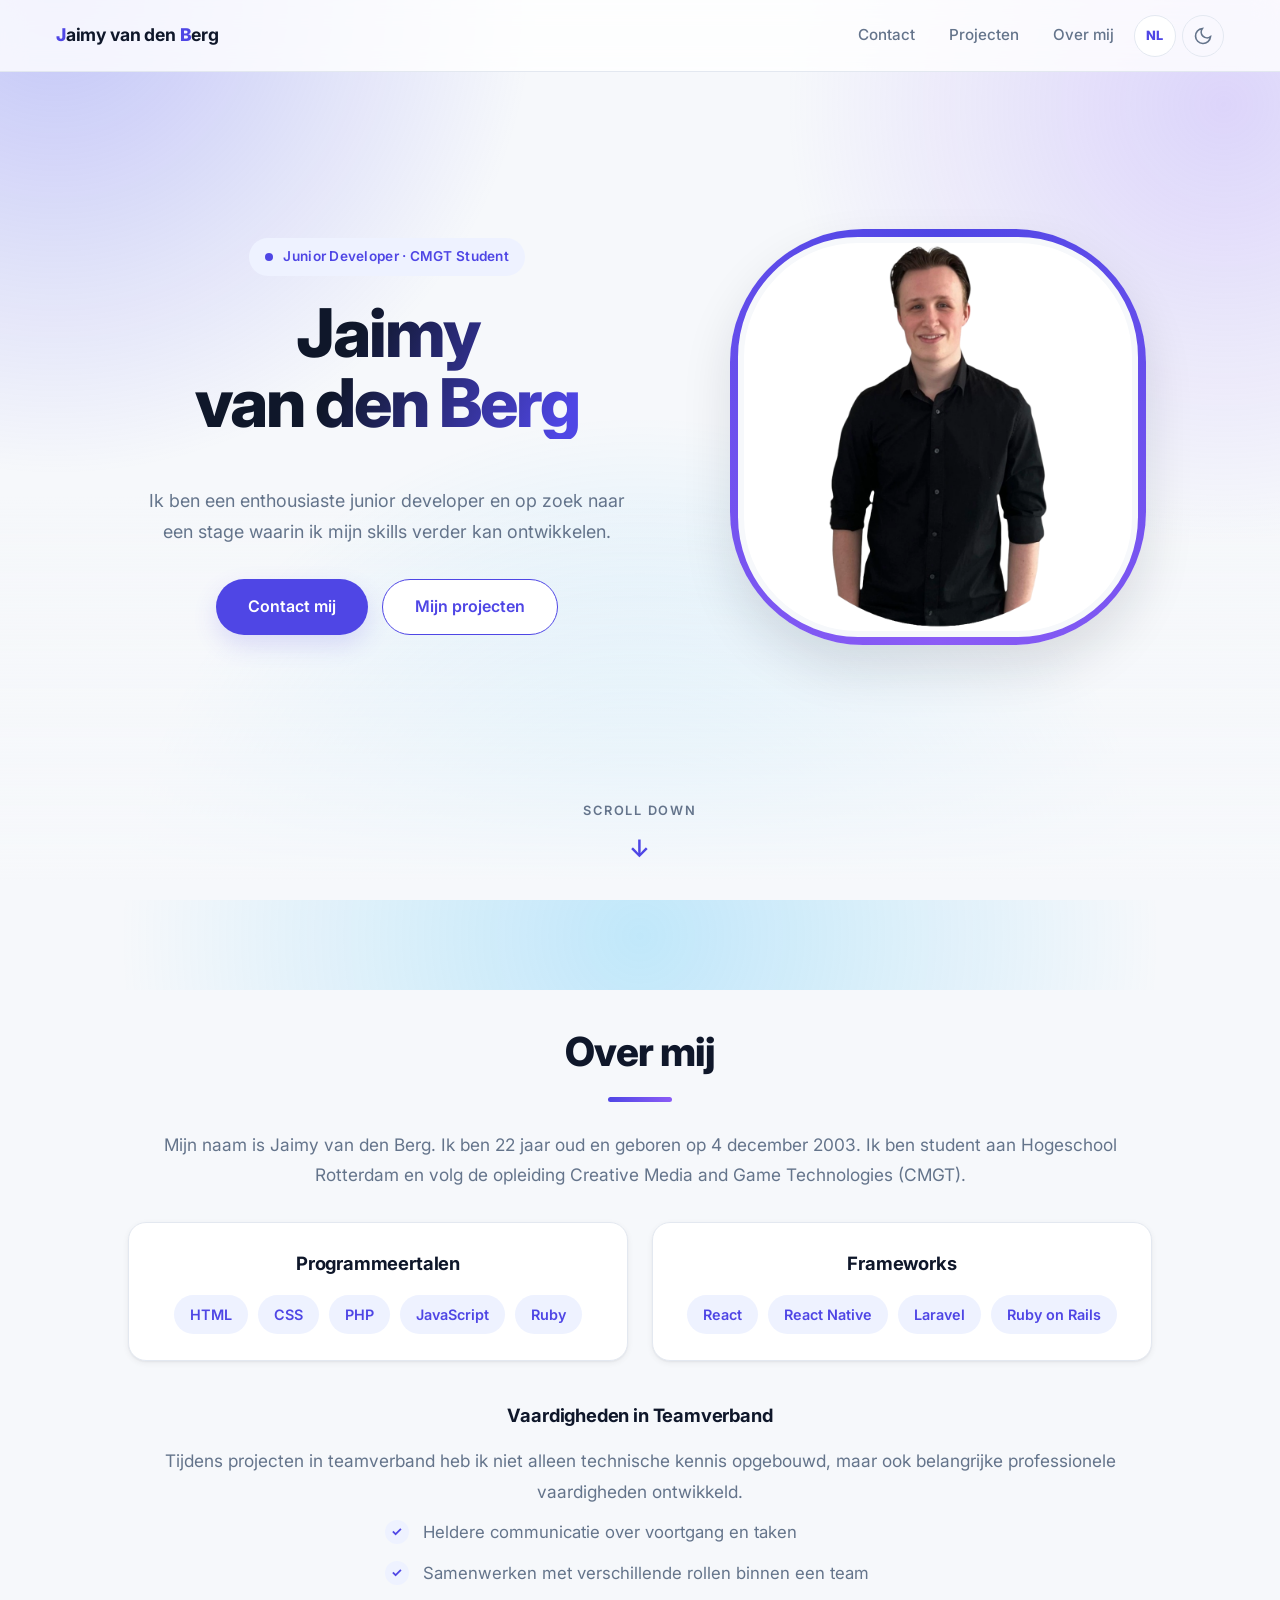
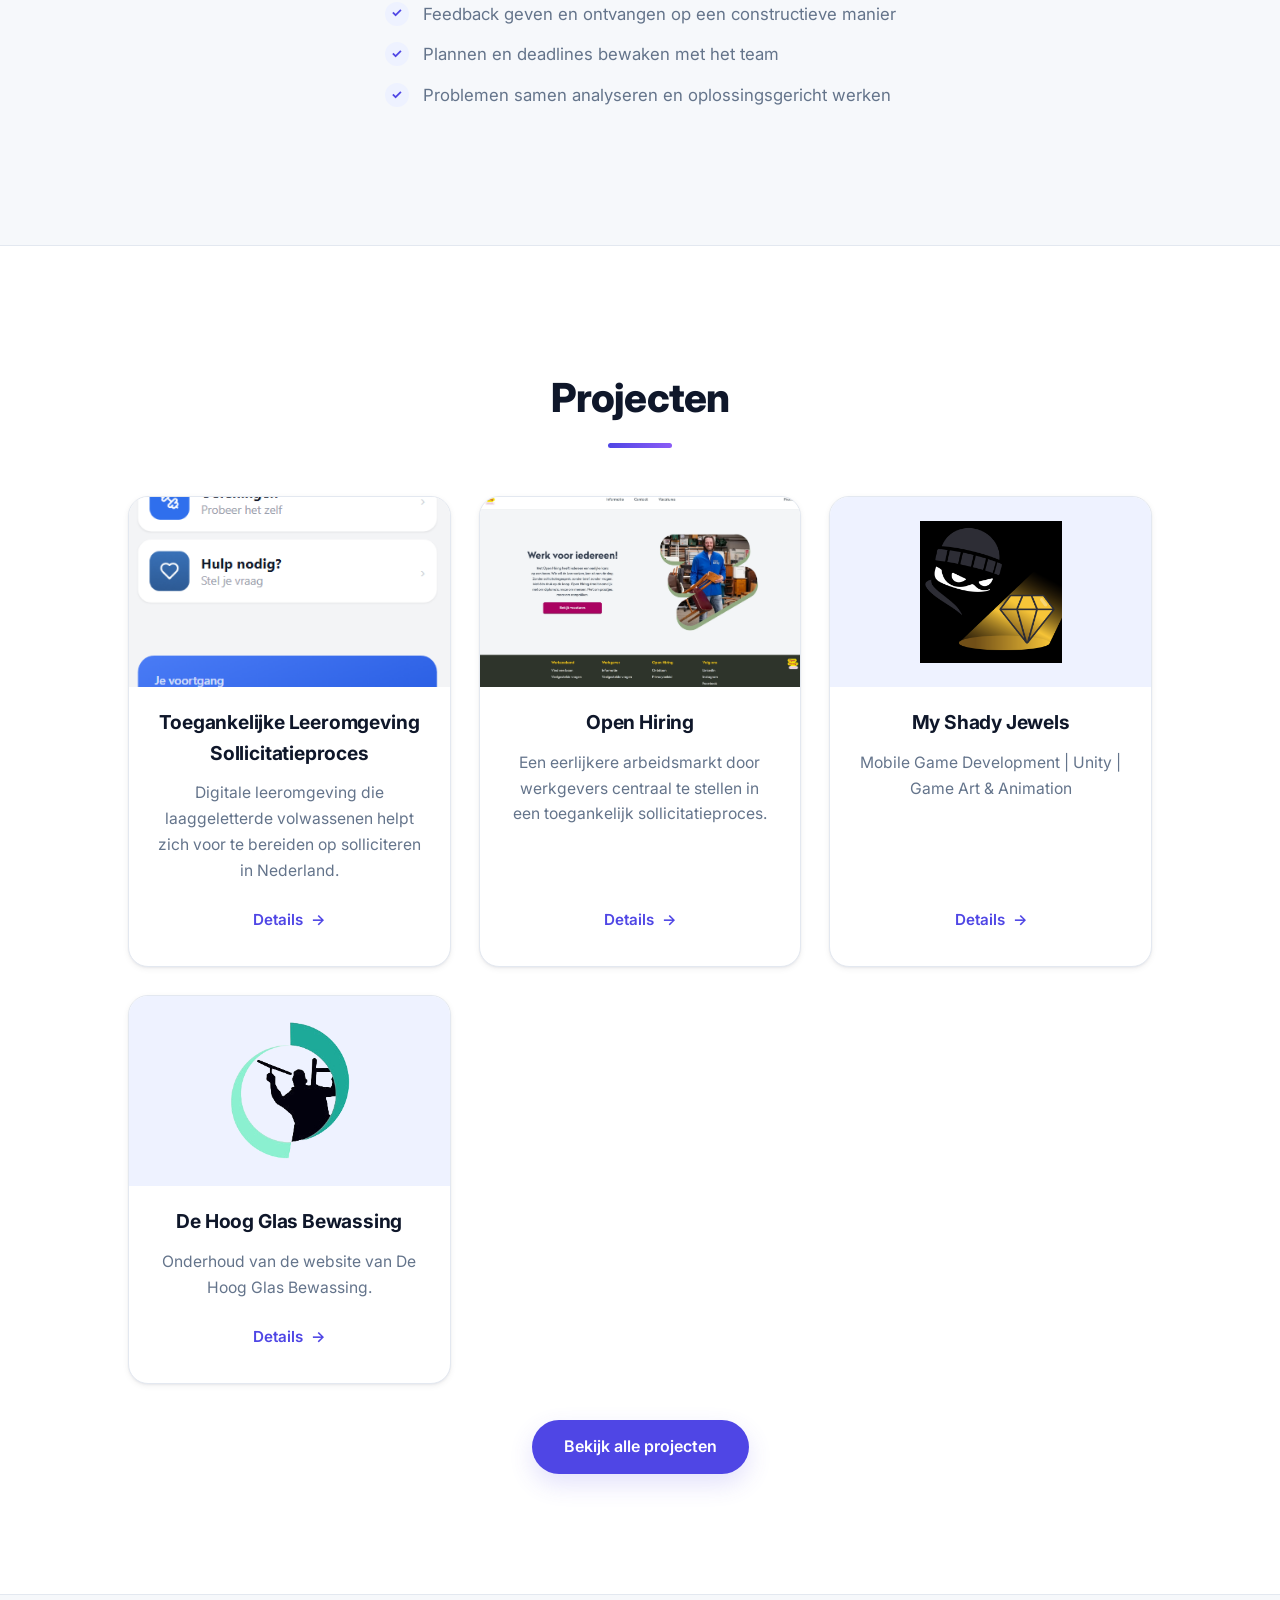
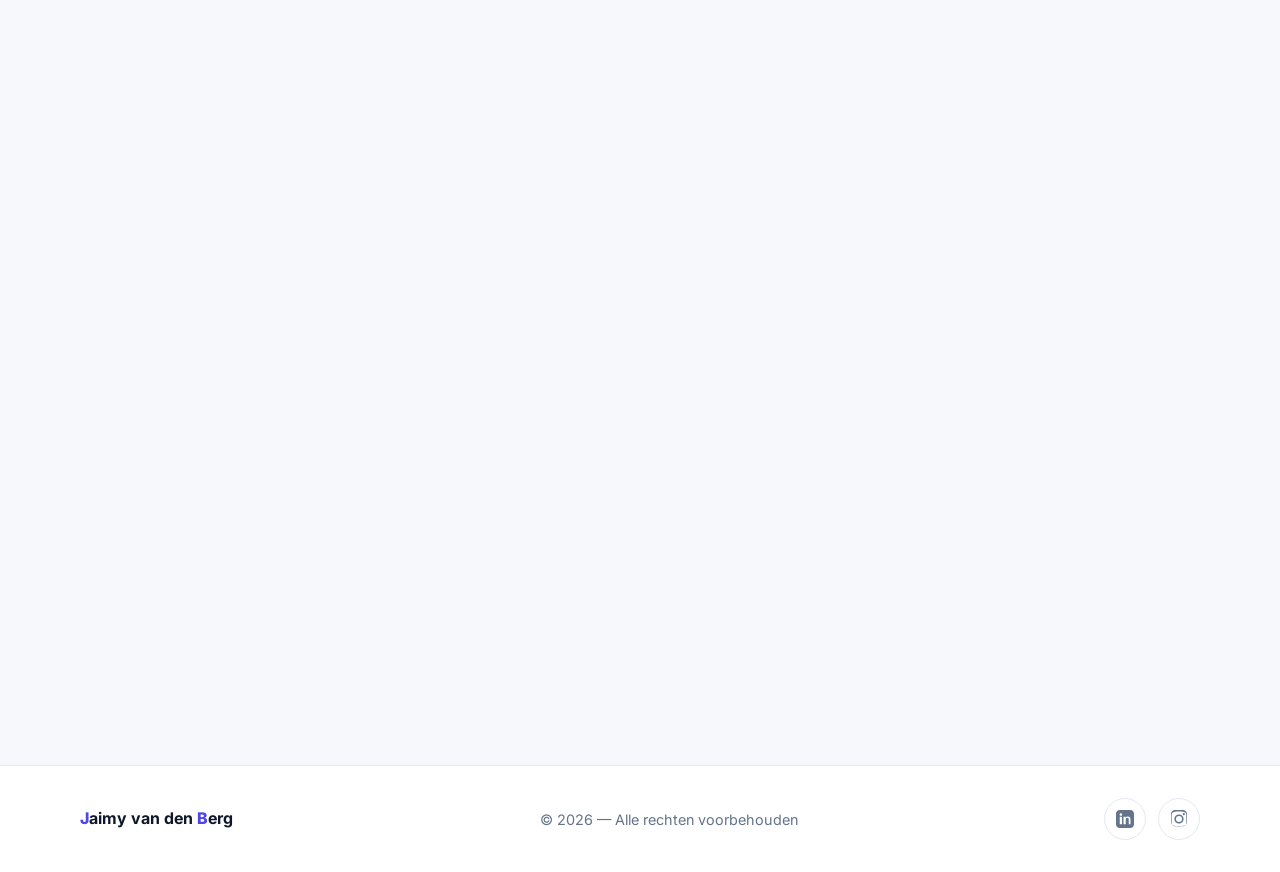
<file: index.html>
<!DOCTYPE html>
<html lang="nl">
<head>
    <meta charset="UTF-8">
    <meta name="viewport" content="width=device-width, initial-scale=1.0">
    <title>Jaimy van den Berg - Portfolio</title>
    <link rel="stylesheet" href="style/style.css">
</head>
<body data-page="home">
    <header>
        <div class="site-title">
            <span class="neon-char">J</span>aimy van den <span class="neon-char">B</span>erg
        </div>
        <button class="menu-toggle" aria-label="Menu openen" data-i18n-aria-label="menu.open" aria-controls="primary-nav" aria-expanded="false">
            <span></span>
            <span></span>
            <span></span>
        </button>
        <nav id="primary-nav">
            <ul>
                <li><a href="#contact" data-i18n="nav.contact">Contact</a></li>
                <li><a href="#projecten" data-i18n="nav.projects">Projecten</a></li>
                <li><a href="#over-mij" data-i18n="nav.about">Over mij</a></li>
                <li class="language-menu-item">
                    <button type="button" class="language-toggle" aria-label="Select language" data-i18n-aria-label="language.aria" aria-haspopup="true" aria-expanded="false" aria-controls="language-options">
                        <span class="current-language-code" aria-hidden="true">NL</span>
                    </button>
                    <ul class="language-options" id="language-options" role="menu" hidden>
                        <li role="none"><button type="button" role="menuitemradio" data-language="nl" aria-checked="true"><span class="language-code" aria-hidden="true">NL</span> Nederlands</button></li>
                        <li role="none"><button type="button" role="menuitemradio" data-language="en" aria-checked="false"><span class="language-code" aria-hidden="true">EN</span> English</button></li>
                    </ul>
                </li>
                <li>
                    <button class="theme-toggle" aria-label="Thema wijzigen" data-i18n-aria-label="theme.toggle" aria-pressed="false">
                        <svg class="sun-icon" xmlns="http://www.w3.org/2000/svg" width="24" height="24" viewBox="0 0 24 24" fill="none" stroke="currentColor" stroke-width="2" style="display: none;">
                            <circle cx="12" cy="12" r="5"></circle>
                            <line x1="12" y1="1" x2="12" y2="3"></line>
                            <line x1="12" y1="21" x2="12" y2="23"></line>
                            <line x1="4.22" y1="4.22" x2="5.64" y2="5.64"></line>
                            <line x1="18.36" y1="18.36" x2="19.78" y2="19.78"></line>
                            <line x1="1" y1="12" x2="3" y2="12"></line>
                            <line x1="21" y1="12" x2="23" y2="12"></line>
                            <line x1="4.22" y1="19.78" x2="5.64" y2="18.36"></line>
                            <line x1="18.36" y1="5.64" x2="19.78" y2="4.22"></line>
                        </svg>
                        <svg class="moon-icon" xmlns="http://www.w3.org/2000/svg" width="24" height="24" viewBox="0 0 24 24" fill="none" stroke="currentColor" stroke-width="2">
                            <path d="M21 12.79A9 9 0 1 1 11.21 3 7 7 0 0 0 21 12.79z"></path>
                        </svg>
                    </button>
                </li>
            </ul>
        </nav>
    </header>
    <div class="menu-backdrop" aria-hidden="true"></div>
    <main>
        <section class="intro">
            <div class="intro-text">
                <span class="intro-badge" data-i18n="home.badge">Junior Developer &middot; CMGT Student</span>
                <h1>Jaimy<br>van den Berg</h1>
                <br>
                <p class="intro-subtitle" data-i18n="home.subtitle">Ik ben een enthousiaste junior developer en op zoek naar een stage waarin ik mijn skills verder kan ontwikkelen.</p>
                <div class="intro-actions">
                    <a href="#contact" class="contact-btn-intro" data-i18n="home.contact">Contact mij</a>
                    <a href="#projecten" class="contact-btn-intro projects-btn-intro" data-i18n="home.myProjects">Mijn projecten</a>
                </div>
            </div>
            <div class="profile-pic">
                <div class="profile-pic-frame">
                    <img src="images/Profiel_foto.png" alt="Profielfoto Jaimy van den Berg" data-i18n-alt="home.profileAlt">
                </div>
            </div>
        </section>
        <div class="scroll-down">
            <span data-i18n="home.scroll">Scroll down</span>
            <span class="arrow">&#8595;</span>
        </div>
    </main>

    <section id="over-mij" class="about-section reveal-section" data-reveal="left">
        <h2 data-i18n="about.title">Over mij</h2>
        <p data-i18n="about.intro">
            Mijn naam is Jaimy van den Berg. Ik ben 22 jaar oud en geboren op 4 december 2003.
            Ik ben student aan Hogeschool Rotterdam en volg de opleiding Creative Media and Game Technologies (CMGT).
        </p>

        <div class="about-lists">
            <div class="about-list-block">
                <h3 data-i18n="about.languages">Programmeertalen</h3>
                <ul>
                    <li>HTML</li>
                    <li>CSS</li>
                    <li>PHP</li>
                    <li>JavaScript</li>
                    <li>Ruby</li>
                </ul>
            </div>

            <div class="about-list-block">
                <h3 data-i18n="about.frameworks">Frameworks</h3>
                <ul>
                    <li>React</li>
                    <li>React Native</li>
                    <li>Laravel</li>
                    <li>Ruby on Rails</li>
                </ul>
            </div>
        </div>

        <h3 data-i18n="about.teamSkills">Vaardigheden in Teamverband</h3>
        <p data-i18n="about.teamIntro">
            Tijdens projecten in teamverband heb ik niet alleen technische kennis opgebouwd,
            maar ook belangrijke professionele vaardigheden ontwikkeld.
        </p>
        <ul>
            <li data-i18n="about.skill1">Heldere communicatie over voortgang en taken</li>
            <li data-i18n="about.skill2">Samenwerken met verschillende rollen binnen een team</li>
            <li data-i18n="about.skill3">Feedback geven en ontvangen op een constructieve manier</li>
            <li data-i18n="about.skill4">Plannen en deadlines bewaken met het team</li>
            <li data-i18n="about.skill5">Problemen samen analyseren en oplossingsgericht werken</li>
        </ul>
    </section>

    <section id="projecten" class="about-section projects-section reveal-section" data-reveal="right">
        <h2 data-i18n="projects.title">Projecten</h2>
        <div class="projects-grid">
            <div class="project-card">
                <img class="project-card-image" src="images/Projecten/Interdiciplinair/Homescreen.PNG" alt="Startscherm van de toegankelijke leeromgeving" data-i18n-alt="projects.accessibleLearningImageAlt" loading="lazy">
                <h3>Toegankelijke Leeromgeving Sollicitatieproces</h3>
                <p>Digitale leeromgeving die laaggeletterde volwassenen helpt zich voor te bereiden op solliciteren in Nederland.</p>
                <a class="project-details-btn project-trigger" href="project.html?project=accessible-learning">Details</a>
            </div>
            <div class="project-card">
                <img class="project-card-image" src="images/Projecten/OpenHiring/OpenHiring1.webp" alt="Open Hiring projectafbeelding" data-i18n-alt="projects.openHiringImageAlt" loading="lazy">
                <h3>Open Hiring</h3>
                <p>Een eerlijkere arbeidsmarkt door werkgevers centraal te stellen in een toegankelijk sollicitatieproces.</p>
                <a class="project-details-btn project-trigger" href="project.html?project=open-hiring">Details</a>
            </div>
            <div class="project-card">
                <img class="project-card-image project-card-logo" src="images/Projecten/MJS/Logo.png" alt="Logo van My Shady Jewels" data-i18n-alt="projects.mjsLogoAlt" loading="lazy">
                <h3>My Shady Jewels</h3>
                <p>Mobile Game Development | Unity | Game Art &amp; Animation</p>
                <a class="project-details-btn project-trigger" href="project.html?project=my-shady-jewels">Details</a>
            </div>
            <div class="project-card">
                <img class="project-card-image project-card-logo" src="images/Projecten/DeHoog/logo-m.png" alt="Logo van De Hoog Glas Bewassing" data-i18n-alt="projects.deHoogLogoAlt" loading="lazy">
                <h3>De Hoog Glas Bewassing</h3>
                <p>Onderhoud van de website van De Hoog Glas Bewassing.</p>
                <a class="project-details-btn project-trigger" href="project.html?project=de-hoog-glas-bewassing">Details</a>
            </div>
        </div>
        <a href="projecten.html" class="contact-btn-intro all-projects-btn" data-i18n="projects.all">Bekijk alle projecten</a>
    </section>

    <section id="contact" class="about-section contact-section reveal-section" data-reveal="left">
        <h2 data-i18n="contact.title">Contact</h2>
        <p class="contact-intro" data-i18n="contact.intro">Stuur mij een bericht en ik neem zo snel mogelijk contact op.</p>
        <form class="contact-form" action="https://formsubmit.co/jaimyvdb03@gmail.com" method="POST">
            <input type="hidden" name="_subject" value="Nieuw bericht via mijn portfolio" data-i18n-value="contact.subject">
            <input type="hidden" name="_captcha" value="true">
            <input type="text" name="_honey" class="form-honeypot" tabindex="-1" autocomplete="off" aria-hidden="true">
            <div class="form-group">
                <label for="email" data-i18n="contact.emailLabel">Jouw e-mailadres</label>
                <input type="email" id="email" name="email" placeholder="voorbeeld@email.com" data-i18n-placeholder="contact.emailPlaceholder" maxlength="254" autocomplete="email" required>
            </div>
            <div class="form-group">
                <label for="message" data-i18n="contact.messageLabel">Bericht</label>
                <textarea id="message" name="message" rows="6" placeholder="Typ hier je bericht..." data-i18n-placeholder="contact.messagePlaceholder" maxlength="5000" required></textarea>
            </div>
            <button type="submit" class="contact-btn" data-i18n="contact.submit">Versturen</button>
        </form>
    </section>

    <footer class="site-footer">
        <div class="footer-inner">
            <span class="footer-name"><span class="neon-char">J</span>aimy van den <span class="neon-char">B</span>erg</span>
            <span class="footer-copy" data-i18n="footer.copyright">&copy; 2026 &mdash; Alle rechten voorbehouden</span>
            <div class="footer-socials">
                <a href="https://www.linkedin.com/" target="_blank" rel="noopener" aria-label="LinkedIn">
                    <svg xmlns="http://www.w3.org/2000/svg" width="24" height="24" viewBox="0 0 24 24" fill="currentColor">
                        <path d="M19 0h-14c-2.76 0-5 2.24-5 5v14c0 2.76 2.24 5 5 5h14c2.76 0 5-2.24 5-5v-14c0-2.76-2.24-5-5-5zm-11 19h-3v-10h3v10zm-1.5-11.27c-.97 0-1.75-.79-1.75-1.76s.78-1.76 1.75-1.76 1.75.79 1.75 1.76-.78 1.76-1.75 1.76zm13.5 11.27h-3v-5.6c0-1.34-.03-3.07-1.87-3.07-1.87 0-2.16 1.46-2.16 2.97v5.7h-3v-10h2.88v1.36h.04c.4-.76 1.38-1.56 2.84-1.56 3.04 0 3.6 2 3.6 4.59v5.61z"/>
                    </svg>
                </a>
                <a href="https://www.instagram.com/" target="_blank" rel="noopener" aria-label="Instagram">
                    <svg xmlns="http://www.w3.org/2000/svg" width="24" height="24" viewBox="0 0 24 24" fill="currentColor">
                        <path d="M12 2.163c3.204 0 3.584.012 4.85.07 1.366.062 2.633.334 3.608 1.308.975.975 1.246 2.242 1.308 3.608.058 1.266.07 1.646.07 4.85s-.012 3.584-.07 4.85c-.062 1.366-.334 2.633-1.308 3.608-.975.975-2.242 1.246-3.608 1.308-1.266.058-1.646.07-4.85.07s-3.584-.012-4.85-.07c-1.366-.062-2.633-.334-3.608-1.308-.975-.975-1.246-2.242-1.308-3.608-.058-1.266-.07-1.646-.07-4.85s.012-3.584.07-4.85c.062-1.366.334-2.633 1.308-3.608.975-.975 2.242-1.246 3.608-1.308 1.266-.058 1.646-.07 4.85-.07zm0-2.163c-3.259 0-3.667.013-4.947.072-1.609.073-3.033.418-4.153 1.538-1.12 1.12-1.465 2.544-1.538 4.153-.059 1.28-.072 1.688-.072 4.947s.013 3.667.072 4.947c.073 1.609.418 3.033 1.538 4.153 1.12 1.12 2.544 1.465 4.153 1.538 1.28.059 1.688.072 4.947.072s3.667-.013 4.947-.072c1.609-.073 3.033-.418 4.153-1.538 1.12-1.12 1.465-2.544 1.538-4.153.059-1.28.072-1.688.072-4.947s-.013-3.667-.072-4.947c-.073-1.609-.418-3.033-1.538-4.153-1.12-1.12-2.544-1.465-4.153-1.538-1.28-.059-1.688-.072-4.947-.072zm0 5.838a6.162 6.162 0 1 0 0 12.324 6.162 6.162 0 0 0 0-12.324zm0 10.162a4 4 0 1 1 0-8 4 4 0 0 1 0 8zm6.406-11.845a1.44 1.44 0 1 0 0 2.88 1.44 1.44 0 0 0 0-2.88z"/>
                    </svg>
                </a>
            </div>
        </div>
    </footer>

    <script src="scripts/i18n.js"></script>
    <script>
        const menuToggle = document.querySelector('.menu-toggle');
        const primaryNav = document.getElementById('primary-nav');
        const menuBackdrop = document.querySelector('.menu-backdrop');

        if (menuToggle && primaryNav && menuBackdrop) {
            function closeMenu() {
                document.body.classList.remove('menu-open');
                menuToggle.setAttribute('aria-expanded', 'false');
            }

            function toggleMenu() {
                const isOpen = document.body.classList.toggle('menu-open');
                menuToggle.setAttribute('aria-expanded', isOpen ? 'true' : 'false');
            }

            menuToggle.addEventListener('click', toggleMenu);
            menuBackdrop.addEventListener('click', closeMenu);

            primaryNav.querySelectorAll('a').forEach((link) => {
                link.addEventListener('click', (event) => {
                    const hash = link.getAttribute('href');
                    if (!hash || !hash.startsWith('#')) {
                        closeMenu();
                        return;
                    }

                    const target = document.querySelector(hash);
                    if (!target) {
                        closeMenu();
                        return;
                    }

                    event.preventDefault();
                    closeMenu();
                    target.scrollIntoView({ behavior: 'smooth', block: 'start' });
                    history.replaceState(null, '', hash);
                });
            });

            window.addEventListener('resize', () => {
                if (window.innerWidth > 900) {
                    closeMenu();
                }
            });

            document.addEventListener('keydown', (event) => {
                if (event.key === 'Escape') {
                    closeMenu();
                }
            });
        }

        window.requestAnimationFrame(() => {
            document.body.classList.add('page-ready');
        });

        const revealSections = document.querySelectorAll('.reveal-section');
        if (revealSections.length > 0) {
            const revealObserver = new IntersectionObserver(
                (entries, observer) => {
                    entries.forEach((entry) => {
                        if (!entry.isIntersecting) {
                            return;
                        }

                        entry.target.classList.add('is-visible');
                        observer.unobserve(entry.target);
                    });
                },
                {
                    threshold: 0.2,
                    rootMargin: '0px 0px -40px 0px'
                }
            );

            revealSections.forEach((section) => {
                revealObserver.observe(section);
            });
        }

        // ── Theme Toggle ──────────────────────────
        const themeToggle = document.querySelector('.theme-toggle');
        const sunIcon = document.querySelector('.sun-icon');
        const moonIcon = document.querySelector('.moon-icon');
        const savedTheme = localStorage.getItem('theme') || 'light';

        // Apply saved theme on page load
        if (savedTheme === 'dark') {
            document.body.classList.add('dark-mode');
            sunIcon.style.display = 'block';
            moonIcon.style.display = 'none';
            themeToggle.setAttribute('aria-pressed', 'true');
        }

        themeToggle.addEventListener('click', () => {
            const isDarkMode = document.body.classList.toggle('dark-mode');

            if (isDarkMode) {
                localStorage.setItem('theme', 'dark');
                sunIcon.style.display = 'block';
                moonIcon.style.display = 'none';
                themeToggle.setAttribute('aria-pressed', 'true');
            } else {
                localStorage.setItem('theme', 'light');
                sunIcon.style.display = 'none';
                moonIcon.style.display = 'block';
                themeToggle.setAttribute('aria-pressed', 'false');
            }
        });

    </script>
</body>
</html>
</file>
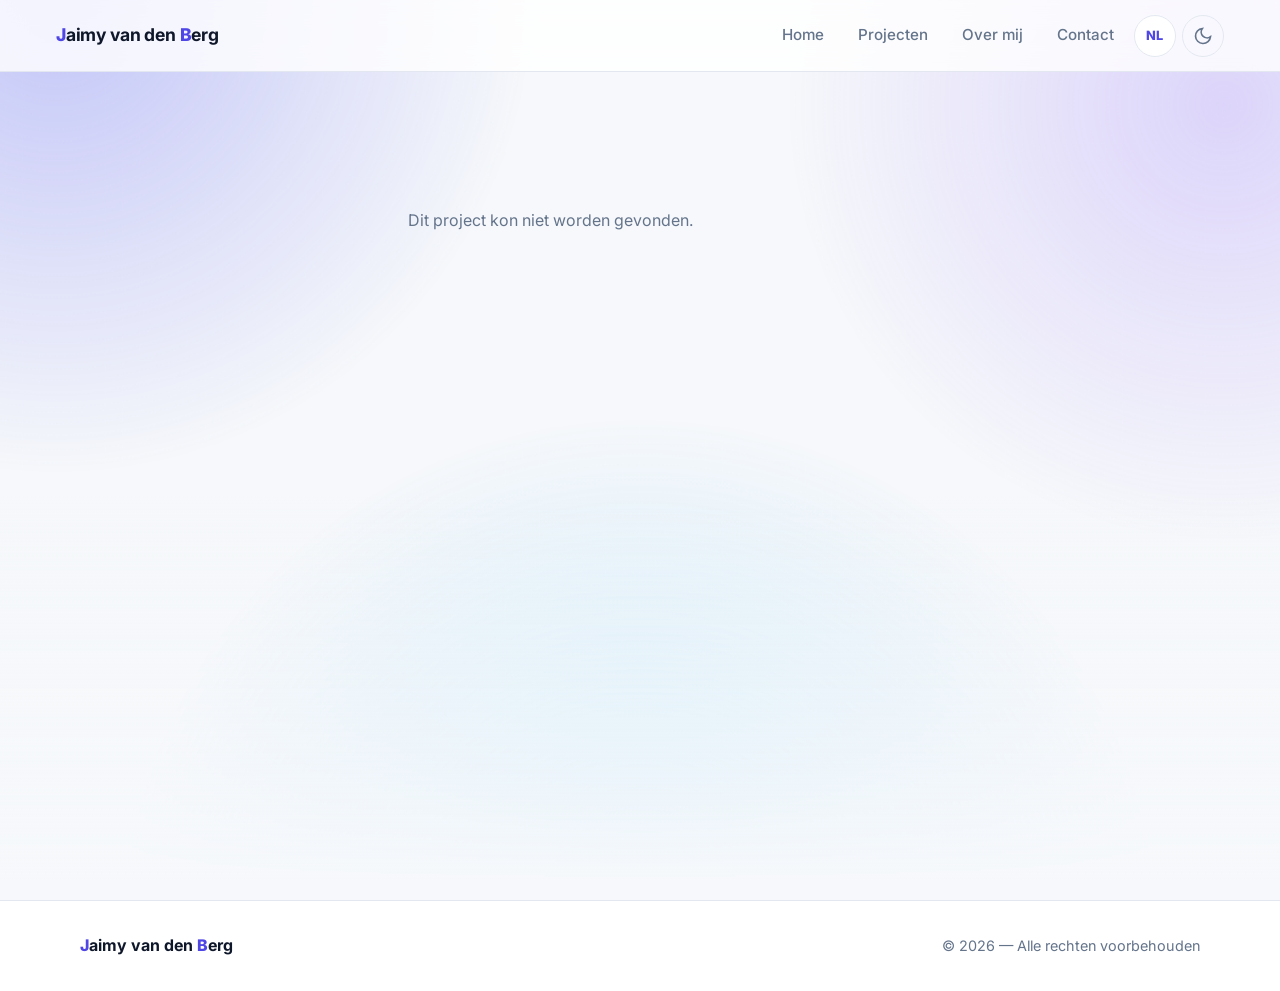
<file: project.html>
<!DOCTYPE html>
<html lang="nl">
<head>
    <meta charset="UTF-8">
    <meta name="viewport" content="width=device-width, initial-scale=1.0">
    <title>Project - Jaimy van den Berg</title>
    <link rel="stylesheet" href="style/style.css">
</head>
<body data-page="project-detail">
    <header>
        <a class="site-title site-title-link" href="index.html">
            <span class="neon-char">J</span>aimy van den <span class="neon-char">B</span>erg
        </a>
        <button class="menu-toggle" aria-label="Menu openen" data-i18n-aria-label="menu.open" aria-controls="primary-nav" aria-expanded="false">
            <span></span>
            <span></span>
            <span></span>
        </button>
        <nav id="primary-nav">
            <ul>
                <li><a href="index.html" data-i18n="nav.home">Home</a></li>
                <li><a href="projecten.html" data-i18n="nav.projects">Projecten</a></li>
                <li><a href="index.html#over-mij" data-i18n="nav.about">Over mij</a></li>
                <li><a href="index.html#contact" data-i18n="nav.contact">Contact</a></li>
                <li class="language-menu-item">
                    <button type="button" class="language-toggle" aria-label="Select language" data-i18n-aria-label="language.aria" aria-haspopup="true" aria-expanded="false" aria-controls="language-options">
                        <span class="current-language-code" aria-hidden="true">NL</span>
                    </button>
                    <ul class="language-options" id="language-options" role="menu" hidden>
                        <li role="none"><button type="button" role="menuitemradio" data-language="nl" aria-checked="true"><span class="language-code" aria-hidden="true">NL</span> Nederlands</button></li>
                        <li role="none"><button type="button" role="menuitemradio" data-language="en" aria-checked="false"><span class="language-code" aria-hidden="true">EN</span> English</button></li>
                    </ul>
                </li>
                <li>
                    <button class="theme-toggle" aria-label="Thema wijzigen" data-i18n-aria-label="theme.toggle" aria-pressed="false">
                        <svg class="sun-icon" xmlns="http://www.w3.org/2000/svg" width="24" height="24" viewBox="0 0 24 24" fill="none" stroke="currentColor" stroke-width="2" style="display: none;">
                            <circle cx="12" cy="12" r="5"></circle>
                            <line x1="12" y1="1" x2="12" y2="3"></line>
                            <line x1="12" y1="21" x2="12" y2="23"></line>
                            <line x1="4.22" y1="4.22" x2="5.64" y2="5.64"></line>
                            <line x1="18.36" y1="18.36" x2="19.78" y2="19.78"></line>
                            <line x1="1" y1="12" x2="3" y2="12"></line>
                            <line x1="21" y1="12" x2="23" y2="12"></line>
                            <line x1="4.22" y1="19.78" x2="5.64" y2="18.36"></line>
                            <line x1="18.36" y1="5.64" x2="19.78" y2="4.22"></line>
                        </svg>
                        <svg class="moon-icon" xmlns="http://www.w3.org/2000/svg" width="24" height="24" viewBox="0 0 24 24" fill="none" stroke="currentColor" stroke-width="2">
                            <path d="M21 12.79A9 9 0 1 1 11.21 3 7 7 0 0 0 21 12.79z"></path>
                        </svg>
                    </button>
                </li>
            </ul>
        </nav>
    </header>
    <div class="menu-backdrop" aria-hidden="true"></div>

    <main>
        <section class="about-section project-detail-section" id="project-detail">
            <a class="project-back-link" href="projecten.html" data-i18n="projects.backToList">Terug naar projecten</a>
            <div class="project-detail-layout" id="project-detail-layout">
                <div class="project-detail-content">
                    <h1 id="project-title"></h1>
                    <p class="project-detail-summary" id="project-summary"></p>
                    <div class="project-detail-description" id="project-description"></div>
                </div>
                <aside class="project-detail-trailer" id="project-trailer" hidden></aside>
            </div>
            <div class="project-detail-gallery" id="project-gallery" aria-label="Projectafbeeldingen" data-i18n-aria-label="projects.imageGallery"></div>
            <a class="project-detail-external-link" id="project-external-link" target="_blank" rel="noopener" hidden data-i18n="modal.github">Bekijk op GitHub</a>
        </section>
        <p class="about-section project-not-found" id="project-not-found" role="status" hidden data-i18n="projects.notFound">Dit project kon niet worden gevonden.</p>
    </main>

    <dialog class="image-viewer" id="image-viewer" aria-label="Vergrote projectafbeelding" data-i18n-aria-label="projects.imageViewer">
        <button type="button" class="image-viewer-close" aria-label="Sluiten" data-i18n-aria-label="modal.close">&times;</button>
        <img id="image-viewer-image" alt="">
    </dialog>

    <footer class="site-footer">
        <div class="footer-inner">
            <span class="footer-name"><span class="neon-char">J</span>aimy van den <span class="neon-char">B</span>erg</span>
            <span class="footer-copy" data-i18n="footer.copyright">&copy; 2026 &mdash; Alle rechten voorbehouden</span>
        </div>
    </footer>

    <script src="scripts/i18n.js"></script>
    <script>
        const projectId = new URLSearchParams(window.location.search).get('project');
        const projectDetail = document.getElementById('project-detail');
        const projectNotFound = document.getElementById('project-not-found');
        const projectTitle = document.getElementById('project-title');
        const projectSummary = document.getElementById('project-summary');
        const projectDescription = document.getElementById('project-description');
        const projectDetailLayout = document.getElementById('project-detail-layout');
        const projectTrailer = document.getElementById('project-trailer');
        const projectGallery = document.getElementById('project-gallery');
        const projectExternalLink = document.getElementById('project-external-link');
        const imageViewer = document.getElementById('image-viewer');
        const imageViewerImage = document.getElementById('image-viewer-image');
        const imageViewerClose = document.querySelector('.image-viewer-close');

        // Een blok met een korte eerste regel zonder leesteken is een onderwerpkop.
        function renderDetails(text) {
            const nodes = [];
            text.split(/\n\s*\n/).forEach((block) => {
                const lines = block.split('\n').map((line) => line.trim()).filter(Boolean);
                if (lines.length > 1 && lines[0].length <= 40 && !/[.:!?]$/.test(lines[0])) {
                    const heading = document.createElement('h3');
                    heading.className = 'project-topic';
                    heading.textContent = lines.shift();
                    nodes.push(heading);
                }

                let list = null;
                lines.forEach((line) => {
                    if (line.startsWith('- ')) {
                        if (!list) {
                            list = document.createElement('ul');
                            nodes.push(list);
                        }
                        const item = document.createElement('li');
                        item.textContent = line.slice(2);
                        list.append(item);
                    } else {
                        list = null;
                        const paragraph = document.createElement('p');
                        paragraph.textContent = line;
                        nodes.push(paragraph);
                    }
                });
            });
            return nodes;
        }

        function renderProject() {
            const project = window.portfolioI18n.getProject(projectId);
            projectDetail.hidden = !project;
            projectNotFound.hidden = Boolean(project);

            if (!project) {
                return;
            }

            projectTitle.textContent = project.title;
            projectSummary.textContent = project.description;
            projectDescription.replaceChildren(...renderDetails(project.details));
            projectTrailer.replaceChildren();
            projectTrailer.hidden = !project.trailer;
            projectDetailLayout.classList.toggle('has-trailer', Boolean(project.trailer));
            if (project.trailer) {
                const trailer = document.createElement('iframe');
                trailer.src = project.trailer;
                trailer.title = `${project.title} trailer`;
                trailer.allow = 'accelerometer; autoplay; clipboard-write; encrypted-media; gyroscope; picture-in-picture; web-share';
                trailer.allowFullscreen = true;
                trailer.setAttribute('aria-label', `${project.title} trailer`);
                projectTrailer.append(trailer);
            }

            projectGallery.replaceChildren(...project.images.map((src, index) => {
                const button = document.createElement('button');
                button.type = 'button';
                button.className = 'project-image-button';
                const imageAlt = `${project.imageAltPrefix} ${index + 1}`;
                button.setAttribute('aria-label', `${imageAlt} - ${project.enlargeImageLabel}`);

                const image = document.createElement('img');
                image.src = src;
                image.alt = imageAlt;
                image.loading = 'lazy';
                image.decoding = 'async';
                button.append(image);
                button.addEventListener('click', () => {
                    imageViewerImage.src = src;
                    imageViewerImage.alt = imageAlt;
                    imageViewer.showModal();
                });
                return button;
            }));
            projectGallery.hidden = project.images.length === 0;
            projectExternalLink.href = project.url || '#';
            projectExternalLink.textContent = project.externalLinkLabel;
            projectExternalLink.hidden = !project.url;
            document.title = `${project.title} - Jaimy van den Berg`;
        }

        renderProject();
        window.addEventListener('portfolio:languagechange', renderProject);
        imageViewerClose.addEventListener('click', () => imageViewer.close());
        imageViewer.addEventListener('click', (event) => {
            if (event.target === imageViewer) {
                imageViewer.close();
            }
        });
        imageViewer.addEventListener('keydown', (event) => {
            if (event.key === 'Escape') {
                imageViewer.close();
            }
        });

        const menuToggle = document.querySelector('.menu-toggle');
        const primaryNav = document.getElementById('primary-nav');
        const menuBackdrop = document.querySelector('.menu-backdrop');
        const themeToggle = document.querySelector('.theme-toggle');
        const sunIcon = document.querySelector('.sun-icon');
        const moonIcon = document.querySelector('.moon-icon');

        function closeMenu() {
            document.body.classList.remove('menu-open');
            menuToggle.setAttribute('aria-expanded', 'false');
        }

        menuToggle.addEventListener('click', () => {
            const isOpen = document.body.classList.toggle('menu-open');
            menuToggle.setAttribute('aria-expanded', isOpen ? 'true' : 'false');
        });
        menuBackdrop.addEventListener('click', closeMenu);
        primaryNav.querySelectorAll('a').forEach((link) => link.addEventListener('click', closeMenu));
        window.addEventListener('resize', () => {
            if (window.innerWidth > 900) {
                closeMenu();
            }
        });
        document.addEventListener('keydown', (event) => {
            if (event.key === 'Escape') {
                closeMenu();
            }
        });

        function applyTheme(isDarkMode) {
            document.body.classList.toggle('dark-mode', isDarkMode);
            sunIcon.style.display = isDarkMode ? 'block' : 'none';
            moonIcon.style.display = isDarkMode ? 'none' : 'block';
            themeToggle.setAttribute('aria-pressed', isDarkMode ? 'true' : 'false');
        }

        applyTheme(localStorage.getItem('theme') === 'dark');
        themeToggle.addEventListener('click', () => {
            const isDarkMode = !document.body.classList.contains('dark-mode');
            localStorage.setItem('theme', isDarkMode ? 'dark' : 'light');
            applyTheme(isDarkMode);
        });
    </script>
</body>
</html>
</file>
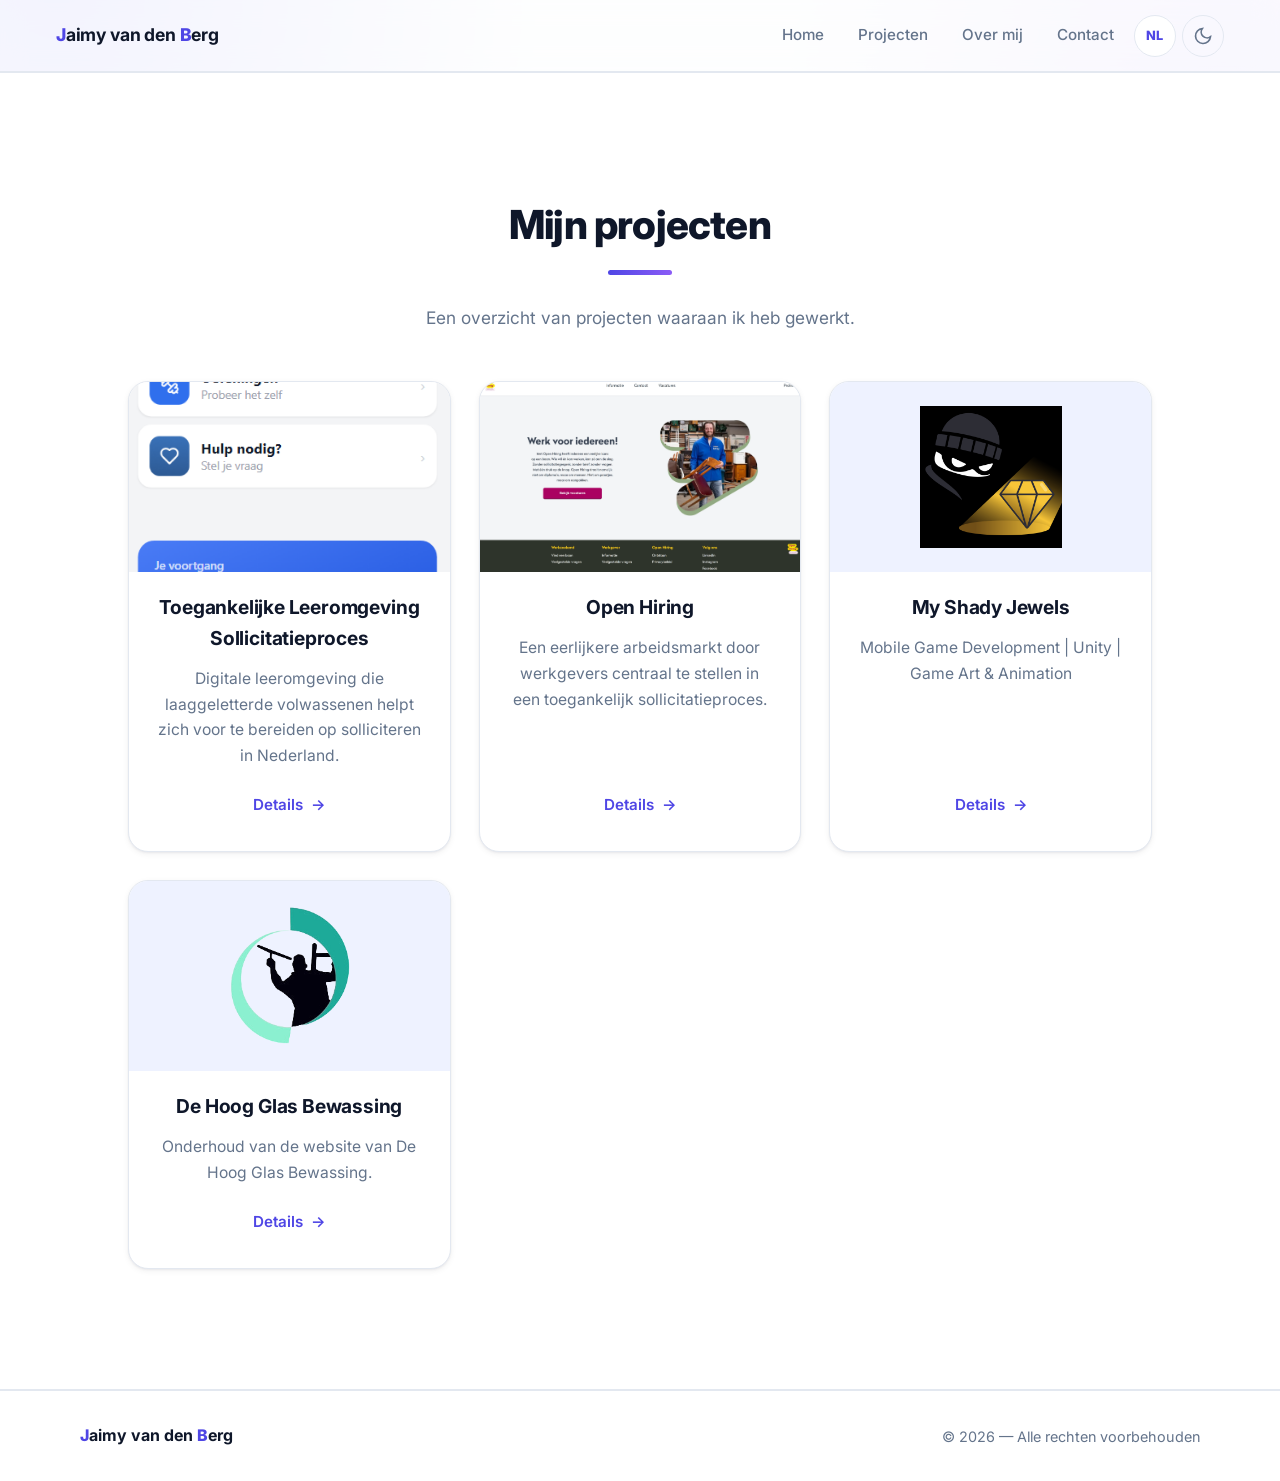
<file: projecten.html>
<!DOCTYPE html>
<html lang="nl">
<head>
    <meta charset="UTF-8">
    <meta name="viewport" content="width=device-width, initial-scale=1.0">
    <title>Projecten - Jaimy van den Berg</title>
    <link rel="stylesheet" href="style/style.css">
</head>
<body data-page="projects">
    <header>
        <a class="site-title site-title-link" href="index.html">
            <span class="neon-char">J</span>aimy van den <span class="neon-char">B</span>erg
        </a>
        <button class="menu-toggle" aria-label="Menu openen" data-i18n-aria-label="menu.open" aria-controls="primary-nav" aria-expanded="false">
            <span></span>
            <span></span>
            <span></span>
        </button>
        <nav id="primary-nav">
            <ul>
                <li><a href="index.html" data-i18n="nav.home">Home</a></li>
                <li><a href="#projecten" data-i18n="nav.projects">Projecten</a></li>
                <li><a href="index.html#over-mij" data-i18n="nav.about">Over mij</a></li>
                <li><a href="index.html#contact" data-i18n="nav.contact">Contact</a></li>
                <li class="language-menu-item">
                    <button type="button" class="language-toggle" aria-label="Select language" data-i18n-aria-label="language.aria" aria-haspopup="true" aria-expanded="false" aria-controls="language-options">
                        <span class="current-language-code" aria-hidden="true">NL</span>
                    </button>
                    <ul class="language-options" id="language-options" role="menu" hidden>
                        <li role="none"><button type="button" role="menuitemradio" data-language="nl" aria-checked="true"><span class="language-code" aria-hidden="true">NL</span> Nederlands</button></li>
                        <li role="none"><button type="button" role="menuitemradio" data-language="en" aria-checked="false"><span class="language-code" aria-hidden="true">EN</span> English</button></li>
                    </ul>
                </li>
                <li>
                    <button class="theme-toggle" aria-label="Thema wijzigen" data-i18n-aria-label="theme.toggle" aria-pressed="false">
                        <svg class="sun-icon" xmlns="http://www.w3.org/2000/svg" width="24" height="24" viewBox="0 0 24 24" fill="none" stroke="currentColor" stroke-width="2" style="display: none;">
                            <circle cx="12" cy="12" r="5"></circle>
                            <line x1="12" y1="1" x2="12" y2="3"></line>
                            <line x1="12" y1="21" x2="12" y2="23"></line>
                            <line x1="4.22" y1="4.22" x2="5.64" y2="5.64"></line>
                            <line x1="18.36" y1="18.36" x2="19.78" y2="19.78"></line>
                            <line x1="1" y1="12" x2="3" y2="12"></line>
                            <line x1="21" y1="12" x2="23" y2="12"></line>
                            <line x1="4.22" y1="19.78" x2="5.64" y2="18.36"></line>
                            <line x1="18.36" y1="5.64" x2="19.78" y2="4.22"></line>
                        </svg>
                        <svg class="moon-icon" xmlns="http://www.w3.org/2000/svg" width="24" height="24" viewBox="0 0 24 24" fill="none" stroke="currentColor" stroke-width="2">
                            <path d="M21 12.79A9 9 0 1 1 11.21 3 7 7 0 0 0 21 12.79z"></path>
                        </svg>
                    </button>
                </li>
            </ul>
        </nav>
    </header>
    <div class="menu-backdrop" aria-hidden="true"></div>

    <main>
        <section id="projecten" class="about-section projects-section">
            <h1 class="projects-page-title" data-i18n="projects.pageTitle">Mijn projecten</h1>
            <p data-i18n="projects.pageIntro">Een overzicht van projecten waaraan ik heb gewerkt.</p>
            <div class="projects-grid">
                <div class="project-card">
                    <img class="project-card-image" src="images/Projecten/Interdiciplinair/Homescreen.PNG" alt="Startscherm van de toegankelijke leeromgeving" data-i18n-alt="projects.accessibleLearningImageAlt" loading="lazy">
                    <h3>Toegankelijke Leeromgeving Sollicitatieproces</h3>
                    <p>Digitale leeromgeving die laaggeletterde volwassenen helpt zich voor te bereiden op solliciteren in Nederland.</p>
                    <a class="project-details-btn project-trigger" href="project.html?project=accessible-learning">Details</a>
                </div>
                <div class="project-card">
                    <img class="project-card-image" src="images/Projecten/OpenHiring/OpenHiring1.webp" alt="Open Hiring projectafbeelding" data-i18n-alt="projects.openHiringImageAlt" loading="lazy">
                    <h3>Open Hiring</h3>
                    <p>Een eerlijkere arbeidsmarkt door werkgevers centraal te stellen in een toegankelijk sollicitatieproces.</p>
                    <a class="project-details-btn project-trigger" href="project.html?project=open-hiring">Details</a>
                </div>
                <div class="project-card">
                    <img class="project-card-image project-card-logo" src="images/Projecten/MJS/Logo.png" alt="Logo van My Shady Jewels" data-i18n-alt="projects.mjsLogoAlt" loading="lazy">
                    <h3>My Shady Jewels</h3>
                    <p>Mobile Game Development, Game Art &amp; Animation</p>
                    <a class="project-details-btn project-trigger" href="project.html?project=my-shady-jewels">Details</a>
                </div>
                <div class="project-card">
                    <img class="project-card-image project-card-logo" src="images/Projecten/DeHoog/logo-m.png" alt="Logo van De Hoog Glas Bewassing" data-i18n-alt="projects.deHoogLogoAlt" loading="lazy">
                    <h3>De Hoog Glas Bewassing</h3>
                    <p>Onderhoud van de website van De Hoog Glas Bewassing.</p>
                    <a class="project-details-btn project-trigger" href="project.html?project=de-hoog-glas-bewassing">Details</a>
                </div>
            </div>
        </section>
    </main>

    <footer class="site-footer">
        <div class="footer-inner">
            <span class="footer-name"><span class="neon-char">J</span>aimy van den <span class="neon-char">B</span>erg</span>
            <span class="footer-copy" data-i18n="footer.copyright">&copy; 2026 &mdash; Alle rechten voorbehouden</span>
        </div>
    </footer>

    <script src="scripts/i18n.js"></script>
    <script>
        const menuToggle = document.querySelector('.menu-toggle');
        const primaryNav = document.getElementById('primary-nav');
        const menuBackdrop = document.querySelector('.menu-backdrop');

        function closeMenu() {
            document.body.classList.remove('menu-open');
            menuToggle.setAttribute('aria-expanded', 'false');
        }

        menuToggle.addEventListener('click', () => {
            const isOpen = document.body.classList.toggle('menu-open');
            menuToggle.setAttribute('aria-expanded', isOpen ? 'true' : 'false');
        });
        menuBackdrop.addEventListener('click', closeMenu);
        primaryNav.querySelectorAll('a').forEach((link) => {
            link.addEventListener('click', (event) => {
                const hash = link.getAttribute('href');
                if (!hash || !hash.startsWith('#')) {
                    closeMenu();
                    return;
                }

                const target = document.querySelector(hash);
                if (!target) {
                    closeMenu();
                    return;
                }

                event.preventDefault();
                closeMenu();
                target.scrollIntoView({ behavior: 'smooth', block: 'start' });
                history.replaceState(null, '', hash);
            });
        });
        window.addEventListener('resize', () => {
            if (window.innerWidth > 900) {
                closeMenu();
            }
        });
        document.addEventListener('keydown', (event) => {
            if (event.key === 'Escape') {
                closeMenu();
            }
        });

        const themeToggle = document.querySelector('.theme-toggle');
        const sunIcon = document.querySelector('.sun-icon');
        const moonIcon = document.querySelector('.moon-icon');

        function applyTheme(isDarkMode) {
            document.body.classList.toggle('dark-mode', isDarkMode);
            sunIcon.style.display = isDarkMode ? 'block' : 'none';
            moonIcon.style.display = isDarkMode ? 'none' : 'block';
            themeToggle.setAttribute('aria-pressed', isDarkMode ? 'true' : 'false');
        }

        applyTheme(localStorage.getItem('theme') === 'dark');
        themeToggle.addEventListener('click', () => {
            const isDarkMode = !document.body.classList.contains('dark-mode');
            localStorage.setItem('theme', isDarkMode ? 'dark' : 'light');
            applyTheme(isDarkMode);
        });

    </script>
</body>
</html>
</file>
<file: style/style.css>
@import url('https://fonts.googleapis.com/css2?family=Inter:wght@400;500;600;700;800&display=swap');

/* ── Design tokens ─────────────────────────────── */
:root {
    --header-height: 72px;

    --bg: #f6f8fb;
    --bg-alt: #ffffff;
    --surface: #ffffff;
    --text: #0f172a;
    --text-muted: #64748b;
    --border: #e3e8f0;
    --accent: #4f46e5;
    --accent-2: #8b5cf6;
    --accent-hover: #4338ca;
    --accent-soft: #eef2ff;
    --accent-contrast: #ffffff;
    --ring: rgba(79, 70, 229, 0.16);
    --header-bg: rgba(255, 255, 255, 0.8);

    --shadow-sm: 0 1px 2px rgba(15, 23, 42, 0.05), 0 2px 6px rgba(15, 23, 42, 0.06);
    --shadow-md: 0 10px 30px rgba(15, 23, 42, 0.08);
    --shadow-lg: 0 24px 50px rgba(15, 23, 42, 0.12);
    --radius: 18px;

    --blob-1: rgba(99, 102, 241, 0.35);
    --blob-2: rgba(167, 139, 250, 0.32);
    --blob-3: rgba(56, 189, 248, 0.28);
}

body.dark-mode {
    --bg: #0b1120;
    --bg-alt: #0f172a;
    --surface: #141f38;
    --text: #e6eaf2;
    --text-muted: #94a3b8;
    --border: #23304d;
    --accent: #818cf8;
    --accent-2: #a78bfa;
    --accent-hover: #a5b4fc;
    --accent-soft: rgba(129, 140, 248, 0.12);
    --accent-contrast: #0b1120;
    --ring: rgba(129, 140, 248, 0.25);
    --header-bg: rgba(15, 23, 42, 0.75);

    --shadow-sm: 0 1px 2px rgba(0, 0, 0, 0.4);
    --shadow-md: 0 10px 30px rgba(0, 0, 0, 0.45);
    --shadow-lg: 0 24px 50px rgba(0, 0, 0, 0.55);

    --blob-1: rgba(129, 140, 248, 0.18);
    --blob-2: rgba(167, 139, 250, 0.14);
    --blob-3: rgba(56, 189, 248, 0.10);
}

/* ── Base ──────────────────────────────────────── */
* {
    box-sizing: border-box;
}

html {
    scroll-behavior: smooth;
}

html,
body {
    margin: 0;
}

body {
    font-family: 'Inter', 'Segoe UI', system-ui, -apple-system, sans-serif;
    background: var(--bg);
    color: var(--text);
    line-height: 1.6;
    padding-top: var(--header-height);
    overflow-x: hidden;
    -webkit-font-smoothing: antialiased;
    transition: background 0.3s ease, color 0.3s ease;
}

/* Animated gradient background */
body::before {
    content: '';
    position: fixed;
    inset: -10%;
    z-index: -2;
    background:
        radial-gradient(46rem 46rem at 12% 8%, var(--blob-1), transparent 65%),
        radial-gradient(42rem 42rem at 88% 18%, var(--blob-2), transparent 65%),
        radial-gradient(50rem 50rem at 50% 95%, var(--blob-3), transparent 65%);
    animation: gradient-drift 26s ease-in-out infinite alternate;
    will-change: transform;
}

body::after {
    content: '';
    position: fixed;
    inset: 0;
    z-index: -1;
    background: linear-gradient(180deg, transparent 55%, var(--bg) 98%);
    pointer-events: none;
}

@keyframes gradient-drift {
    0% {
        transform: translate3d(0, 0, 0) scale(1);
    }
    33% {
        transform: translate3d(2.5%, -3%, 0) scale(1.06);
    }
    66% {
        transform: translate3d(-2.5%, 2.5%, 0) scale(0.97);
    }
    100% {
        transform: translate3d(1.5%, 3%, 0) scale(1.04);
    }
}

body.modal-open,
body.menu-open {
    overflow: hidden;
}

::selection {
    background: var(--accent);
    color: var(--accent-contrast);
}

::-webkit-scrollbar {
    width: 10px;
}

::-webkit-scrollbar-track {
    background: var(--bg);
}

::-webkit-scrollbar-thumb {
    background: var(--border);
    border-radius: 8px;
}

::-webkit-scrollbar-thumb:hover {
    background: var(--text-muted);
}

a:focus-visible,
button:focus-visible {
    outline: 2px solid var(--accent);
    outline-offset: 2px;
}

/* ── Header ────────────────────────────────────── */
header {
    position: fixed;
    top: 0;
    left: 0;
    width: 100%;
    height: var(--header-height);
    display: flex;
    align-items: center;
    justify-content: space-between;
    padding: 0 clamp(20px, 5vw, 56px);
    background: var(--header-bg);
    backdrop-filter: blur(12px);
    -webkit-backdrop-filter: blur(12px);
    border-bottom: 1px solid var(--border);
    z-index: 1000;
}

.site-title {
    font-size: 1.1rem;
    font-weight: 700;
    letter-spacing: -0.01em;
    color: var(--text);
}

.site-title-link {
    text-decoration: none;
}

.neon-char {
    color: var(--accent);
    font-weight: 800;
}

nav {
    display: flex;
    justify-content: flex-end;
}

nav ul {
    list-style: none;
    display: flex;
    align-items: center;
    gap: 6px;
    margin: 0;
    padding: 0;
}

nav ul li a {
    display: inline-block;
    text-decoration: none;
    color: var(--text-muted);
    font-weight: 500;
    font-size: 0.95rem;
    padding: 8px 14px;
    border-radius: 999px;
    transition: color 0.2s, background 0.2s;
}

nav ul li a:hover {
    color: var(--accent);
    background: var(--accent-soft);
}

.language-menu-item {
    position: relative;
}

.language-toggle {
    width: 42px;
    height: 42px;
    display: flex;
    align-items: center;
    justify-content: center;
    border: 1px solid var(--border);
    border-radius: 50%;
    background: var(--surface);
    color: var(--text);
    font-family: inherit;
    cursor: pointer;
    transition: color 0.2s, border-color 0.2s, background 0.2s;
}

.language-toggle:hover {
    border-color: var(--accent);
    background: var(--accent-soft);
}

.current-language-code,
.language-code {
    display: inline-flex;
    align-items: center;
    justify-content: center;
    color: var(--accent);
    font-size: 0.75rem;
    font-weight: 800;
    letter-spacing: 0.02em;
}

.language-code {
    width: 24px;
    flex: 0 0 24px;
}

.current-language-code {
    font-size: 0.8rem;
}

.language-options {
    position: absolute;
    top: calc(100% + 10px);
    right: 0;
    z-index: 1300;
    display: flex;
    flex-direction: column;
    align-items: stretch;
    gap: 2px;
    min-width: 170px;
    margin: 0;
    padding: 6px;
    list-style: none;
    background: var(--surface);
    border: 1px solid var(--border);
    border-radius: 14px;
    box-shadow: var(--shadow-md);
}

.language-options[hidden] {
    display: none;
}

.language-options button {
    width: 100%;
    display: flex;
    align-items: center;
    gap: 10px;
    padding: 10px 12px;
    border: 0;
    border-radius: 9px;
    background: transparent;
    color: var(--text);
    font: inherit;
    text-align: left;
    cursor: pointer;
}

.language-options button:hover,
.language-options button[aria-checked="true"] {
    background: var(--accent-soft);
    color: var(--accent);
}

.theme-toggle {
    width: 42px;
    height: 42px;
    display: flex;
    align-items: center;
    justify-content: center;
    background: transparent;
    border: 1px solid var(--border);
    border-radius: 50%;
    color: var(--text-muted);
    cursor: pointer;
    transition: color 0.2s, border-color 0.2s, background 0.2s;
}

.theme-toggle:hover {
    color: var(--accent);
    border-color: var(--accent);
    background: var(--accent-soft);
}

.theme-toggle svg {
    width: 20px;
    height: 20px;
}

.menu-toggle {
    display: none;
    flex-direction: column;
    gap: 5px;
    background: transparent;
    border: 0;
    padding: 8px;
    cursor: pointer;
    z-index: 1201;
}

.menu-toggle span {
    display: block;
    width: 26px;
    height: 2px;
    border-radius: 2px;
    background: var(--text);
    transition: transform 0.25s ease, opacity 0.2s ease;
}

body.menu-open .menu-toggle span:nth-child(1) {
    transform: translateY(7px) rotate(45deg);
}

body.menu-open .menu-toggle span:nth-child(2) {
    opacity: 0;
}

body.menu-open .menu-toggle span:nth-child(3) {
    transform: translateY(-7px) rotate(-45deg);
}

.menu-backdrop {
    display: none;
}

/* ── Hero ──────────────────────────────────────── */
main {
    min-height: calc(100vh - var(--header-height));
    display: flex;
    flex-direction: column;
}

.intro {
    flex: 1;
    width: 100%;
    max-width: 1120px;
    margin: 0 auto;
    padding: 40px 24px;
    display: flex;
    align-items: center;
    justify-content: center;
    gap: clamp(48px, 7vw, 96px);
}

.intro-text {
    max-width: 580px;
    display: flex;
    flex-direction: column;
    align-items: center;
    text-align: center;
    opacity: 0;
    transform: translateY(28px);
    transition: opacity 0.7s ease, transform 0.7s ease;
}

.intro-badge {
    display: inline-flex;
    align-items: center;
    gap: 10px;
    background: var(--accent-soft);
    color: var(--accent);
    font-size: 0.85rem;
    font-weight: 600;
    letter-spacing: 0.02em;
    padding: 8px 16px;
    border-radius: 999px;
}

.intro-badge::before {
    content: '';
    width: 8px;
    height: 8px;
    border-radius: 50%;
    background: var(--accent);
}

.intro-text h1 {
    margin: 22px 0 20px;
    font-size: clamp(2.6rem, 6vw, 4.2rem);
    font-weight: 800;
    letter-spacing: -0.03em;
    line-height: 1.05;
    background: linear-gradient(115deg, var(--text) 40%, var(--accent) 95%);
    -webkit-background-clip: text;
    background-clip: text;
    -webkit-text-fill-color: transparent;
    color: transparent;
}

.intro-subtitle {
    margin: 0 0 32px;
    max-width: 46ch;
    color: var(--text-muted);
    font-size: 1.12rem;
    line-height: 1.75;
}

.contact-btn-intro {
    display: inline-flex;
    align-items: center;
    gap: 10px;
    background: var(--accent);
    color: var(--accent-contrast);
    font-weight: 600;
    font-size: 1rem;
    text-decoration: none;
    padding: 14px 32px;
    border-radius: 999px;
    box-shadow: 0 10px 25px var(--ring);
    transition: background 0.2s, transform 0.2s, box-shadow 0.2s;
}

.intro-actions {
    display: flex;
    flex-wrap: wrap;
    justify-content: center;
    gap: 14px;
}

.projects-btn-intro {
    background: var(--surface);
    color: var(--accent);
    border: 1px solid var(--accent);
    box-shadow: none;
}

.projects-btn-intro:hover {
    color: var(--accent-contrast);
    box-shadow: none;
}

.contact-btn-intro:hover {
    background: var(--accent-hover);
    transform: translateY(-2px);
    box-shadow: 0 14px 30px var(--ring);
}

.profile-pic {
    position: relative;
    flex-shrink: 0;
    display: flex;
    align-items: center;
    justify-content: center;
    padding: 8px;
    border-radius: 32%;
    overflow: hidden;
    box-shadow: var(--shadow-lg);
    opacity: 0;
    transform: translateY(28px) scale(0.96);
    transition: opacity 0.7s ease, transform 0.7s ease;
    transition-delay: 0.12s;
}

.profile-pic::before {
    content: '';
    position: absolute;
    inset: -60%;
    background: conic-gradient(var(--accent), var(--accent-2), var(--accent));
    animation: profile-ring-spin 6s linear infinite;
}

@keyframes profile-ring-spin {
    to {
        transform: rotate(360deg);
    }
}

.profile-pic-frame {
    position: relative;
    width: clamp(260px, 32vw, 400px);
    height: clamp(260px, 32vw, 400px);
    overflow: hidden;
    border-radius: 30%;
    border: 6px solid var(--bg);
    background: #fff;
}

/* De foto heeft veel witruimte; inzoomen laat de persoon het kader vullen. */
.profile-pic img {
    display: block;
    width: 100%;
    height: 100%;
    object-fit: cover;
    transform: scale(1.1);
    transform-origin: 50% 20%;
    transition: transform 0.3s ease;
}

.profile-pic img:hover {
    transform: scale(1.15);
}

.scroll-down {
    padding: 0 24px 32px;
    text-align: center;
    color: var(--text-muted);
    font-size: 0.8rem;
    font-weight: 600;
    letter-spacing: 0.14em;
    text-transform: uppercase;
    opacity: 0;
    transform: translateY(20px);
    transition: opacity 0.65s ease, transform 0.65s ease;
    transition-delay: 0.25s;
}

.scroll-down .arrow {
    display: block;
    font-size: 1.5rem;
    color: var(--accent);
    margin-top: 8px;
    animation: arrow-bounce 1.6s ease-in-out infinite;
}

@keyframes arrow-bounce {
    0%,
    100% {
        transform: translateY(0);
    }
    50% {
        transform: translateY(8px);
    }
}

body.page-ready .intro-text,
body.page-ready .profile-pic,
body.page-ready .scroll-down {
    opacity: 1;
    transform: none;
}

/* ── Sections ──────────────────────────────────── */
.about-section {
    padding: clamp(72px, 10vw, 120px) 24px;
    text-align: center;
}

.about-section > * {
    max-width: 1024px;
    margin-left: auto;
    margin-right: auto;
}

#over-mij,
#projecten,
#contact {
    scroll-margin-top: calc(var(--header-height) + 16px);
}

.projects-section {
    background: var(--bg-alt);
    border-top: 1px solid var(--border);
    border-bottom: 1px solid var(--border);
}

.about-section h2,
.projects-page-title {
    position: relative;
    margin-top: 0;
    margin-bottom: 28px;
    padding-bottom: 18px;
    font-size: clamp(1.9rem, 4vw, 2.5rem);
    font-weight: 800;
    letter-spacing: -0.02em;
    color: var(--text);
}

.about-section h2::after,
.projects-page-title::after {
    content: '';
    position: absolute;
    bottom: 0;
    left: 50%;
    transform: translateX(-50%);
    width: 64px;
    height: 5px;
    border-radius: 3px;
    background: linear-gradient(90deg, var(--accent), var(--accent-2));
}

.about-section p {
    margin-top: 0;
    margin-bottom: 0;
    color: var(--text-muted);
    font-size: 1.08rem;
    line-height: 1.75;
}

.about-section h3 {
    margin-top: 40px;
    margin-bottom: 16px;
    font-size: 1.15rem;
    font-weight: 700;
    letter-spacing: -0.01em;
    color: var(--text);
}

.about-lists {
    display: grid;
    grid-template-columns: repeat(auto-fit, minmax(260px, 1fr));
    gap: 24px;
    margin-top: 32px;
}

.about-list-block {
    background: var(--surface);
    border: 1px solid var(--border);
    border-radius: var(--radius);
    padding: 26px 28px;
    box-shadow: var(--shadow-sm);
    transition: transform 0.25s ease, box-shadow 0.25s ease;
}

.about-list-block:hover {
    transform: translateY(-4px);
    box-shadow: var(--shadow-md);
}

.about-list-block h3 {
    margin-top: 0;
}

.about-list-block ul {
    list-style: none;
    display: flex;
    flex-wrap: wrap;
    justify-content: center;
    gap: 10px;
    margin: 0;
    padding: 0;
}

.about-list-block li {
    background: var(--accent-soft);
    color: var(--accent);
    font-size: 0.9rem;
    font-weight: 600;
    padding: 8px 16px;
    border-radius: 999px;
}

.about-section > ul {
    list-style: none;
    display: grid;
    justify-content: center;
    gap: 14px;
    margin-top: 12px;
    padding: 0;
}

.about-section > ul li {
    position: relative;
    padding-left: 38px;
    text-align: left;
    color: var(--text-muted);
    font-size: 1.05rem;
}

.about-section > ul li::before {
    content: '✓';
    position: absolute;
    left: 0;
    top: 1px;
    width: 24px;
    height: 24px;
    display: flex;
    align-items: center;
    justify-content: center;
    border-radius: 50%;
    background: var(--accent-soft);
    color: var(--accent);
    font-size: 0.8rem;
    font-weight: 700;
}

/* ── Reveal animations ─────────────────────────── */
.reveal-section {
    opacity: 0;
    transform: translateY(36px);
    transition: opacity 0.7s ease, transform 0.7s ease;
    will-change: opacity, transform;
}

.reveal-section.is-visible {
    opacity: 1;
    transform: none;
}

@media (prefers-reduced-motion: reduce) {
    .intro-text,
    .profile-pic,
    .scroll-down,
    body.page-ready .intro-text,
    body.page-ready .profile-pic,
    body.page-ready .scroll-down,
    .reveal-section,
    .reveal-section.is-visible {
        opacity: 1;
        transform: none;
        transition: none;
    }

    .profile-pic::before {
        animation: none;
    }

    body::before {
        animation: none;
    }
}

/* ── Projects ──────────────────────────────────── */
.projects-grid {
    display: grid;
    grid-template-columns: repeat(auto-fill, minmax(300px, 1fr));
    gap: 28px;
    margin-top: 48px;
}

.all-projects-btn {
    width: fit-content;
    margin: 36px auto 0;
}

.project-card {
    position: relative;
    overflow: hidden;
    background: var(--surface);
    border: 1px solid var(--border);
    border-radius: 20px;
    padding: 30px 28px;
    display: flex;
    flex-direction: column;
    gap: 12px;
    box-shadow: var(--shadow-sm);
    transition: transform 0.25s ease, box-shadow 0.25s ease, border-color 0.25s ease;
}

.project-card::before {
    content: '';
    position: absolute;
    top: 0;
    left: 0;
    right: 0;
    height: 4px;
    background: linear-gradient(90deg, var(--accent), var(--accent-2));
    opacity: 0;
    transition: opacity 0.25s ease;
}

.project-card:hover {
    transform: translateY(-6px);
    box-shadow: var(--shadow-lg);
    border-color: var(--ring);
}

.project-card:hover::before {
    opacity: 1;
}

.project-card {
    align-items: center;
    text-align: center;
}

.project-card .project-details-btn {
    align-self: center;
}

.project-card h3 {
    margin: 0;
    font-size: 1.2rem;
    font-weight: 700;
    letter-spacing: -0.01em;
    color: var(--text);
}

.project-card-image {
    width: calc(100% + 56px);
    height: 190px;
    margin: -30px -28px 8px;
    object-fit: cover;
    background: var(--accent-soft);
}

.project-card-logo {
    object-fit: contain;
    padding: 24px;
}

.project-card p {
    flex: 1;
    margin: 0;
    color: var(--text-muted);
    font-size: 0.98rem;
    line-height: 1.65;
}

.project-details-btn {
    align-self: flex-start;
    display: inline-flex;
    align-items: center;
    gap: 8px;
    margin-top: 8px;
    padding: 4px 0;
    background: transparent;
    border: 0;
    color: var(--accent);
    font-family: inherit;
    font-size: 0.95rem;
    font-weight: 600;
    cursor: pointer;
    transition: color 0.2s;
    text-decoration: none;
}

.project-details-btn::after {
    content: '→';
    transition: transform 0.2s ease;
}

.project-details-btn:hover {
    color: var(--accent-hover);
}

.project-details-btn:hover::after {
    transform: translateX(4px);
}

/* ── Project details ───────────────────────────── */
.project-detail-section {
    max-width: 1100px;
    margin-left: auto;
    margin-right: auto;
}

.project-detail-layout {
    display: grid;
    gap: 28px;
}

.project-detail-layout.has-trailer {
    grid-template-columns: minmax(0, 1fr) minmax(280px, 0.8fr);
    align-items: start;
}

.project-detail-trailer[hidden] {
    display: none;
}

.project-detail-trailer iframe {
    display: block;
    width: 100%;
    aspect-ratio: 16 / 9;
    background: var(--accent-soft);
    border: 1px solid var(--border);
    border-radius: 16px;
}

.project-back-link {
    display: inline-block;
    margin-bottom: 24px;
    color: var(--accent);
    font-weight: 600;
    text-decoration: none;
}

.project-detail-section h1 {
    margin: 0 0 16px;
    color: var(--text);
    font-size: clamp(2rem, 5vw, 3.4rem);
    letter-spacing: -0.03em;
}

.project-detail-summary {
    margin: 0 0 24px;
    color: var(--text-muted);
    font-size: 1.15rem;
    line-height: 1.65;
}

.project-detail-description {
    text-align: left;
    color: var(--text-muted);
    font-size: 1.02rem;
    line-height: 1.8;
}

.project-detail-description p {
    margin: 0 0 16px;
    font-size: inherit;
}

.project-detail-description ul {
    margin: 0 0 16px;
    padding-left: 22px;
}

.project-detail-description .project-topic {
    margin: 40px 0 14px;
    padding: 2px 0 2px 16px;
    border-left: 5px solid var(--accent);
    color: var(--text);
    font-size: 1.35rem;
    font-weight: 700;
    letter-spacing: -0.01em;
    line-height: 1.3;
}

.project-detail-description .project-topic:first-child {
    margin-top: 0;
}

.project-detail-gallery {
    display: grid;
    grid-template-columns: repeat(auto-fit, minmax(min(100%, 320px), 1fr));
    gap: 20px;
    margin-top: 36px;
}

.project-detail-gallery[hidden],
.project-detail-external-link[hidden] {
    display: none;
}

.project-detail-gallery img,
.project-detail-gallery video {
    display: block;
    width: 100%;
    aspect-ratio: 16 / 9;
    height: auto;
    object-fit: contain;
    background: var(--accent-soft);
    border: 1px solid var(--border);
    border-radius: 16px;
}

.project-detail-gallery img {
    transition: transform 0.25s ease, box-shadow 0.25s ease;
}

.project-image-button {
    display: block;
    width: 100%;
    aspect-ratio: 16 / 9;
    padding: 0;
    overflow: hidden;
    background: transparent;
    border: 0;
    border-radius: 16px;
    cursor: zoom-in;
}

.project-image-button img {
    height: 100%;
}

.project-image-button:hover img,
.project-image-button:focus-visible img {
    transform: scale(1.025);
    box-shadow: var(--shadow-lg);
}

.project-image-button:focus-visible {
    outline: 3px solid var(--accent);
    outline-offset: 4px;
}

.image-viewer {
    position: fixed;
    width: min(96vw, 1400px);
    max-width: none;
    max-height: 94vh;
    padding: 56px 24px 24px;
    overflow: auto;
    background: var(--surface);
    border: 1px solid var(--border);
    border-radius: 20px;
    box-shadow: var(--shadow-lg);
}

.image-viewer::backdrop {
    background: rgba(15, 23, 42, 0.82);
    backdrop-filter: blur(5px);
}

.image-viewer img {
    display: block;
    max-width: 100%;
    max-height: calc(94vh - 88px);
    margin: 0 auto;
    object-fit: contain;
    border-radius: 10px;
}

.image-viewer-close {
    position: absolute;
    top: 12px;
    right: 12px;
    width: 40px;
    height: 40px;
    border: 0;
    border-radius: 50%;
    background: var(--accent-soft);
    color: var(--accent);
    font-size: 1.6rem;
    line-height: 1;
    cursor: pointer;
}

.project-detail-external-link {
    display: inline-flex;
    align-items: center;
    margin-top: 28px;
    padding: 12px 24px;
    border-radius: 999px;
    background: var(--accent);
    color: var(--accent-contrast);
    font-weight: 600;
    text-decoration: none;
    box-shadow: 0 8px 20px var(--ring);
}

.project-not-found {
    max-width: 1100px;
    color: var(--text-muted);
}

/* ── Contact ───────────────────────────────────── */
.contact-section {
    text-align: center;
}

.contact-section h2::after {
    left: 50%;
    transform: translateX(-50%);
}

.contact-intro {
    color: var(--text-muted);
}

.contact-form {
    display: flex;
    flex-direction: column;
    gap: 20px;
    max-width: 600px;
    margin: 40px auto 0;
    text-align: left;
}

.form-honeypot {
    position: absolute;
    left: -10000px;
    width: 1px;
    height: 1px;
    overflow: hidden;
}

.form-group {
    display: flex;
    flex-direction: column;
    gap: 8px;
}

.form-group label {
    font-size: 0.9rem;
    font-weight: 600;
    color: var(--text);
}

.form-group input,
.form-group textarea {
    background: var(--surface);
    border: 1.5px solid var(--border);
    border-radius: 12px;
    color: var(--text);
    font-family: inherit;
    font-size: 1rem;
    padding: 14px 16px;
    outline: none;
    resize: vertical;
    transition: border-color 0.2s, box-shadow 0.2s;
}

.form-group input::placeholder,
.form-group textarea::placeholder {
    color: var(--text-muted);
    opacity: 0.7;
}

.form-group input:focus,
.form-group textarea:focus {
    border-color: var(--accent);
    box-shadow: 0 0 0 4px var(--ring);
}

.contact-btn {
    align-self: center;
    background: var(--accent);
    border: 0;
    border-radius: 999px;
    color: var(--accent-contrast);
    cursor: pointer;
    font-family: inherit;
    font-size: 1rem;
    font-weight: 600;
    padding: 14px 44px;
    box-shadow: 0 10px 25px var(--ring);
    transition: background 0.2s, transform 0.2s, box-shadow 0.2s;
}

.contact-btn:hover {
    background: var(--accent-hover);
    transform: translateY(-2px);
    box-shadow: 0 14px 30px var(--ring);
}

/* ── Footer ────────────────────────────────────── */
.site-footer {
    background: var(--bg-alt);
    border-top: 1px solid var(--border);
    padding: 32px clamp(20px, 5vw, 56px);
}

.footer-inner {
    display: flex;
    align-items: center;
    justify-content: space-between;
    flex-wrap: wrap;
    gap: 16px;
    max-width: 1120px;
    margin: 0 auto;
}

.footer-name {
    font-size: 1rem;
    font-weight: 700;
    color: var(--text);
}

.footer-copy {
    font-size: 0.9rem;
    color: var(--text-muted);
}

.footer-socials {
    display: flex;
    align-items: center;
    gap: 12px;
}

.footer-socials a {
    width: 42px;
    height: 42px;
    display: flex;
    align-items: center;
    justify-content: center;
    border: 1px solid var(--border);
    border-radius: 50%;
    color: var(--text-muted);
    transition: color 0.2s, border-color 0.2s, background 0.2s, transform 0.2s;
}

.footer-socials a:hover {
    color: var(--accent);
    border-color: var(--accent);
    background: var(--accent-soft);
    transform: translateY(-2px);
}

.footer-socials svg {
    width: 18px;
    height: 18px;
}

/* ── Responsive ────────────────────────────────── */
@media (max-width: 900px) {
    :root {
        --header-height: 64px;
    }

    .menu-toggle {
        display: flex;
    }

    nav {
        position: fixed;
        top: 0;
        right: 0;
        width: min(80vw, 340px);
        height: 100vh;
        height: 100dvh;
        background: var(--bg-alt);
        border-left: 1px solid var(--border);
        box-shadow: var(--shadow-lg);
        transform: translateX(105%);
        visibility: hidden;
        pointer-events: none;
        transition: transform 0.3s ease, visibility 0.3s;
        z-index: 1200;
        justify-content: flex-start;
        padding-top: calc(var(--header-height) + 16px);
    }

    nav ul {
        width: 100%;
        flex-direction: column;
        align-items: stretch;
        gap: 4px;
        padding: 0 16px;
    }

    nav ul li a {
        display: block;
        padding: 14px 16px;
        border-radius: 12px;
        font-size: 1.05rem;
    }

    nav ul li.language-menu-item {
        padding: 8px 16px;
    }

    nav ul li .language-options {
        position: static;
        width: 100%;
        margin-top: 8px;
        box-shadow: none;
    }

    nav ul li .language-options li {
        padding: 0;
    }

    nav ul li:last-child {
        padding: 14px 16px;
    }

    .menu-backdrop {
        display: block;
        position: fixed;
        inset: 0;
        background: rgba(15, 23, 42, 0.45);
        opacity: 0;
        pointer-events: none;
        transition: opacity 0.3s ease;
        z-index: 1100;
    }

    body.menu-open nav {
        transform: none;
        visibility: visible;
        pointer-events: auto;
    }

    body.menu-open .menu-backdrop {
        opacity: 1;
        pointer-events: auto;
    }

    .intro {
        flex-direction: column;
        justify-content: center;
        text-align: center;
        gap: 48px;
    }

    .intro-text {
        align-items: center;
    }

    .intro-subtitle {
        max-width: 40ch;
    }

    .about-section {
        padding: 72px 20px;
    }

}

@media (max-width: 600px) {
    .project-detail-layout.has-trailer {
        grid-template-columns: minmax(0, 1fr);
    }

    .contact-btn {
        width: 100%;
    }

    .footer-inner {
        flex-direction: column;
        align-items: flex-start;
    }
}
</file>
